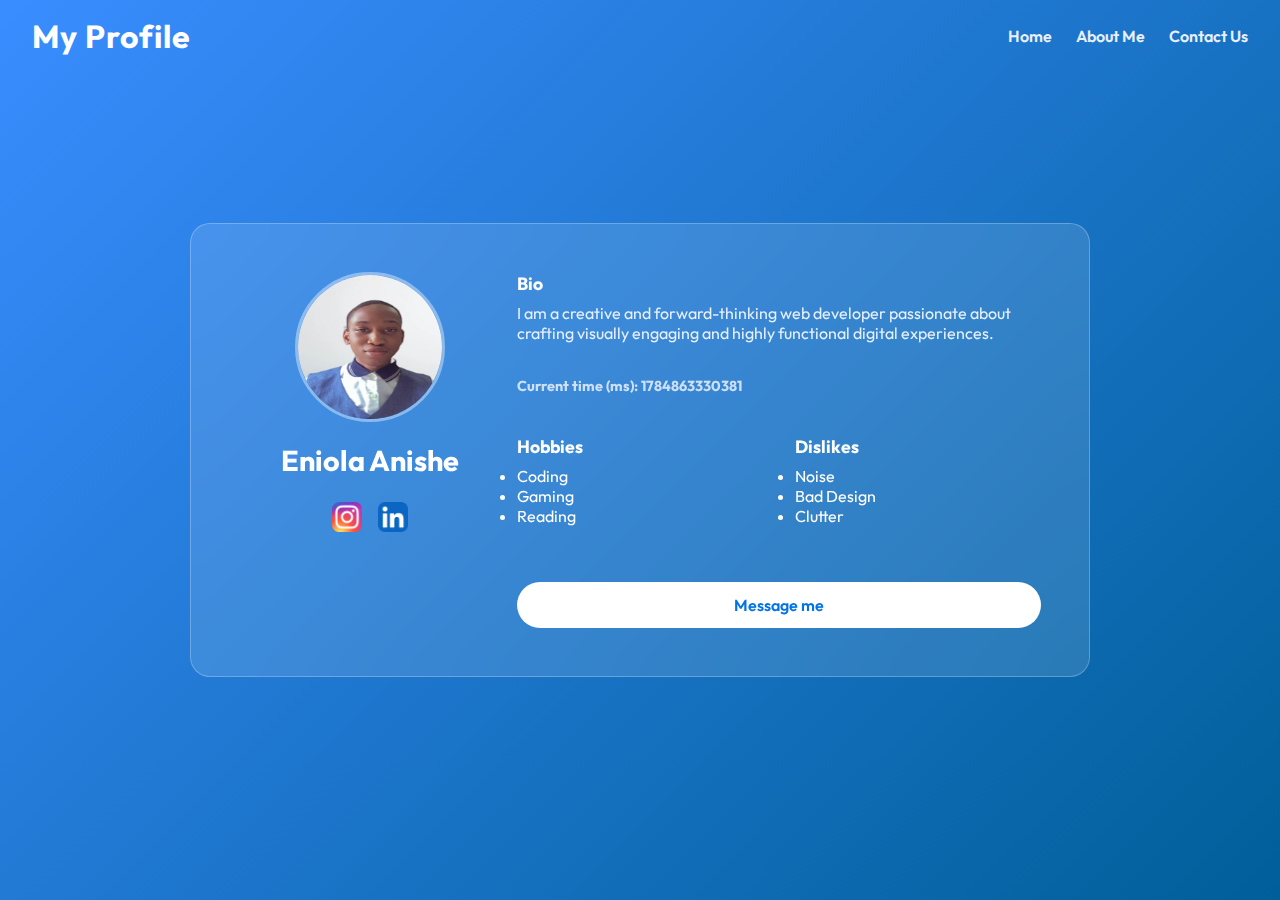
<file: index.html>
<!DOCTYPE html>
<html lang="en">
<head>
  <meta charset="UTF-8" />
  <meta name="viewport" content="width=device-width, initial-scale=1.0" />
  <title>Profile Card | Eniola Anishe</title>
  <link rel="stylesheet" href="../css/style.css" />
</head>
<body>
  <header class="navbar">
    <h1>My Profile</h1>
    <nav>
      <ul>
        <li><a href="index.html" class="nav-link" aria-label="Home page">Home</a></li>
        <li><a href="about.html" class="nav-link" aria-label="About me page">About Me</a></li>
        <li><a href="contact.html" class="nav-link" aria-label="Contact page">Contact Us</a></li>
      </ul>
    </nav>
  </header>

  <main>
    <article class="profile-card" data-testid="test-profile-card" aria-label="User profile card">
      <div class="profile-left">
        <figure class="avatar">
          <img
            src="../images/profile.jpg"
            alt="Profile picture of Eniola Anishe"
            data-testid="test-user-avatar"
            width="200"
            height="100"
          />
        </figure>

        <header>
          <h2 data-testid="test-user-name">Eniola Anishe</h2>
        </header>

        <nav aria-label="Social media links">
          <ul class="social-links" data-testid="test-user-social-links">
            <li>
              <a href="https://instagram.com/_enidev" target="_blank" rel="noopener noreferrer" data-testid="test-user-social-instagram" aria-label="Instagram">
                <img src="../images/instagram.png" alt="Instagram icon" width="30" height="30"/>
              </a>
            </li>
            <li>
              <a href="https://www.linkedin.com/in/eniola-anishe-678801254/" target="_blank" rel="noopener noreferrer" data-testid="test-user-social-linkedin" aria-label="LinkedIn">
                <img src="../images/linkedin.png" alt="LinkedIn icon" width="30" height="30"/>
              </a>
            </li>
          </ul>
        </nav>

      
      
      </div>

      <div class="profile-right">
        <section class="bio-section" aria-labelledby="bio-title">
          <h3 id="bio-title">Bio</h3>
          <p data-testid="test-user-bio">
            I am a creative and forward-thinking web developer passionate about crafting visually engaging and highly functional digital experiences. 
          </p>
        </section>

        <p class="time">
          Current time (ms): <span id="time" data-testid="test-user-time"></span>
        </p>

        <div class="lists-container">
          <section aria-labelledby="hobbies-title" class="hobbies">
            <h3 id="hobbies-title">Hobbies</h3>
            <ul data-testid="test-user-hobbies">
              <li>Coding</li>
              <li>Gaming</li>
              <li>Reading</li>
            </ul>
          </section>

          <section aria-labelledby="dislikes-title" class="dislikes">
            <h3 id="dislikes-title">Dislikes</h3>
            <ul data-testid="test-user-dislikes">
              <li>Noise</li>
              <li>Bad Design</li>
              <li>Clutter</li>
            </ul>
          </section>
        </div>

        <a href="contact.html" class="message-btn" aria-label="Send me a message">Message me</a>

      </div>
    </article>
  </main>

  <script src="../js/script.js"></script>
</body>
</html>
</file>
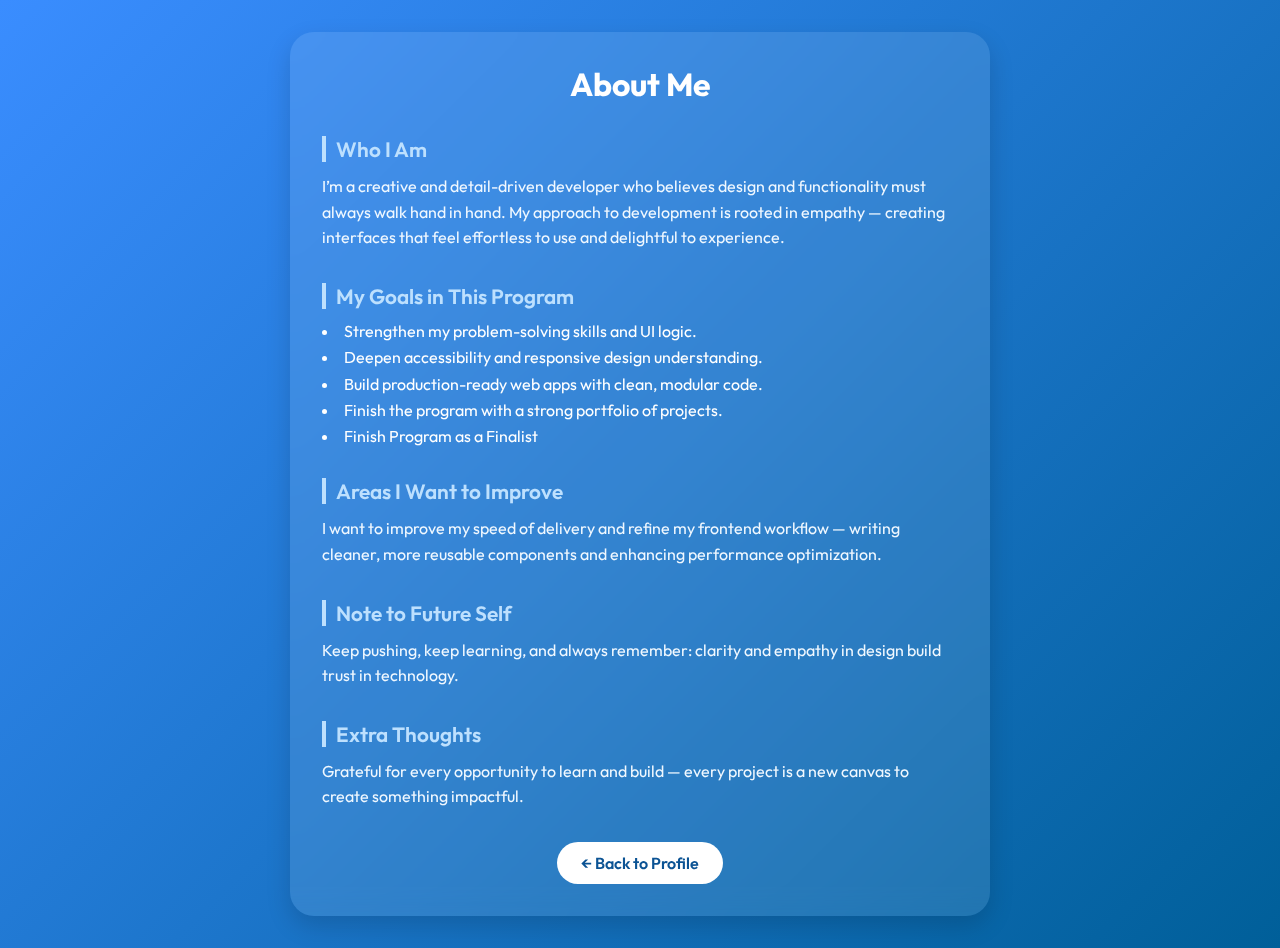
<file: about.html>
<!DOCTYPE html>
<html lang="en">
<head>
  <meta charset="UTF-8" />
  <meta name="viewport" content="width=device-width, initial-scale=1.0" />
  <title>About Me | Eniola Anishe</title>
  <link rel="stylesheet" href="../css/about.css" />
</head>
<body class="about-body">
  <main class="about-main" data-testid="test-about-page">
    <header class="about-header">
      <h1 class="about-title">About Me</h1>
    </header>

    <section class="about-section about-bio" data-testid="test-about-bio">
      <h2 class="about-heading">Who I Am</h2>
      <p class="about-text">
        I’m a creative and detail-driven developer who believes design and functionality must always walk hand in hand. 
        My approach to development is rooted in empathy — creating interfaces that feel effortless to use and delightful to experience.
      </p>
    </section>

    <section class="about-section about-goals" data-testid="test-about-goals">
      <h2 class="about-heading">My Goals in This Program</h2>
      <ul class="about-list">
        <li>Strengthen my problem-solving skills and UI logic.</li>
        <li>Deepen accessibility and responsive design understanding.</li>
        <li>Build production-ready web apps with clean, modular code.</li>
        <li>Finish the program with a strong portfolio of projects.</li>
        <li>Finish Program as a Finalist</li>
      </ul>
    </section>

    <section class="about-section about-confidence" data-testid="test-about-confidence">
      <h2 class="about-heading">Areas I Want to Improve</h2>
      <p class="about-text">
        I want to improve my speed of delivery and refine my frontend workflow — writing cleaner, more reusable components and enhancing performance optimization.
      </p>
    </section>

    <section class="about-section about-future" data-testid="test-about-future-note">
      <h2 class="about-heading">Note to Future Self</h2>
      <p class="about-text">
        Keep pushing, keep learning, and always remember: clarity and empathy in design build trust in technology.
      </p>
    </section>

    <section class="about-section about-extra" data-testid="test-about-extra">
      <h2 class="about-heading">Extra Thoughts</h2>
      <p class="about-text">
        Grateful for every opportunity to learn and build — every project is a new canvas to create something impactful.
      </p>
    </section>

    <div class="about-footer">
      <a href="index.html" class="btn-back" aria-label="Back to home">← Back to Profile</a>
    </div>
  </main>
</body>
</html>
</file>
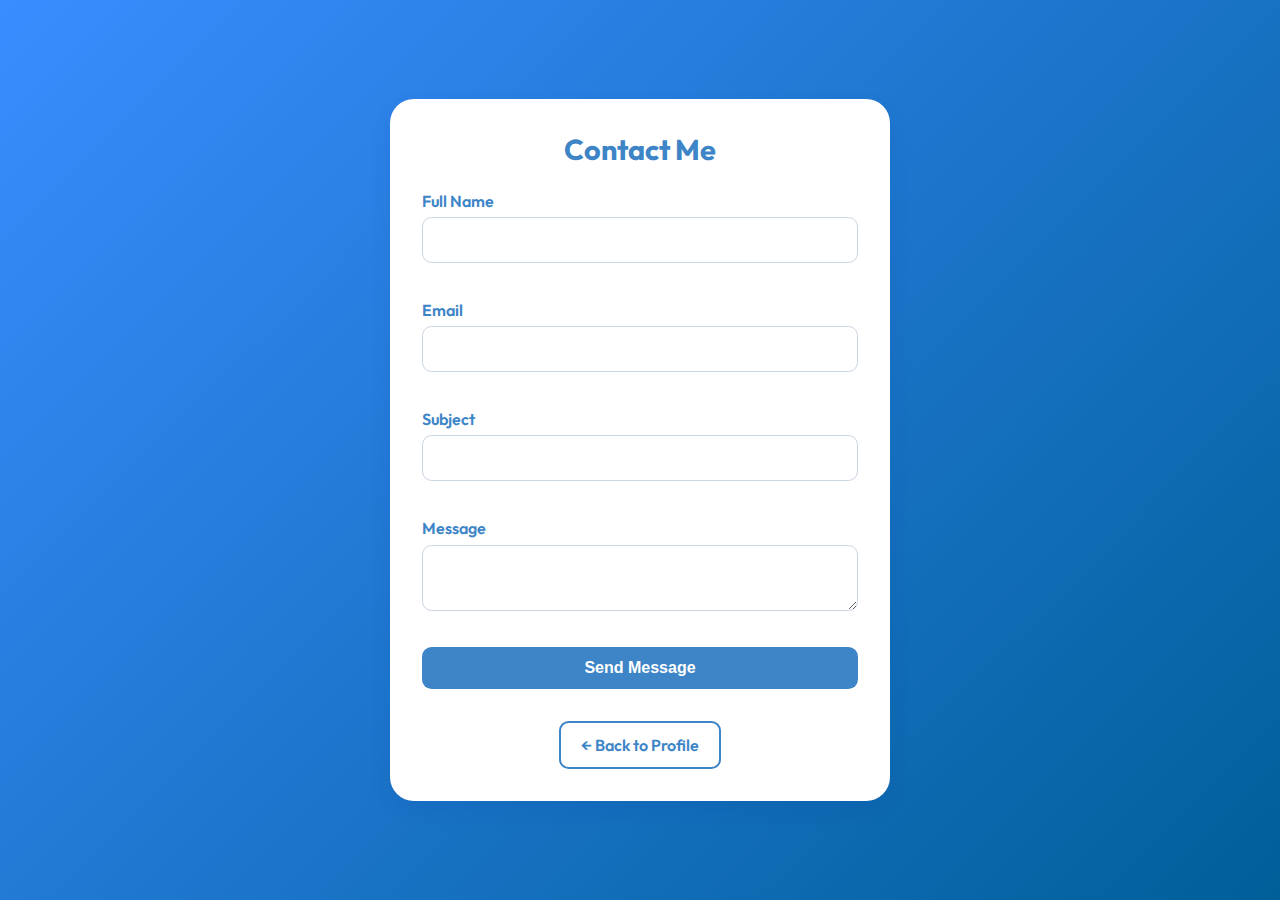
<file: contact.html>
<!DOCTYPE html>
<html lang="en">
<head>
  <meta charset="UTF-8" />
  <meta name="viewport" content="width=device-width, initial-scale=1.0" />
  <title>Contact | Eniola Anishe</title>
  <link rel="stylesheet" href="contact.css" />
</head>
<body>
  <main class="main">
    <h1 class="heading">Contact Me</h1>
    <form id="contact-form" class="contact-form" novalidate>
      <div class="form-group">
        <label for="name">Full Name</label>
        <input type="text" id="name" data-testid="test-contact-name" required aria-describedby="error-name" />
        <span id="error-name" data-testid="test-contact-error-name" aria-live="polite"></span>
      </div>

      <div class="form-group">
        <label for="email">Email</label>
        <input type="email" id="email" data-testid="test-contact-email" required aria-describedby="error-email" />
        <span id="error-email" data-testid="test-contact-error-email" aria-live="polite"></span>
      </div>

      <div class="form-group">
        <label for="subject">Subject</label>
        <input type="text" id="subject" data-testid="test-contact-subject" required aria-describedby="error-subject" />
        <span id="error-subject" data-testid="test-contact-error-subject" aria-live="polite"></span>
      </div>

      <div class="form-group">
        <label for="message">Message</label>
        <textarea id="message" data-testid="test-contact-message" required minlength="10" aria-describedby="error-message"></textarea>
        <span id="error-message" data-testid="test-contact-error-message" aria-live="polite"></span>
      </div>

      <button type="submit" class="btn" data-testid="test-contact-submit">Send Message</button>
      <p id="success" data-testid="test-contact-success" hidden>✅ Thank you! Your message has been sent.</p>
    </form>

    <div class="back-home">
      <a href="index.html" class="btn" aria-label="Back to home">← Back to Profile</a>
    </div>
  </main>

  <script src="contact.js"></script>
</body>
</html>
</file>
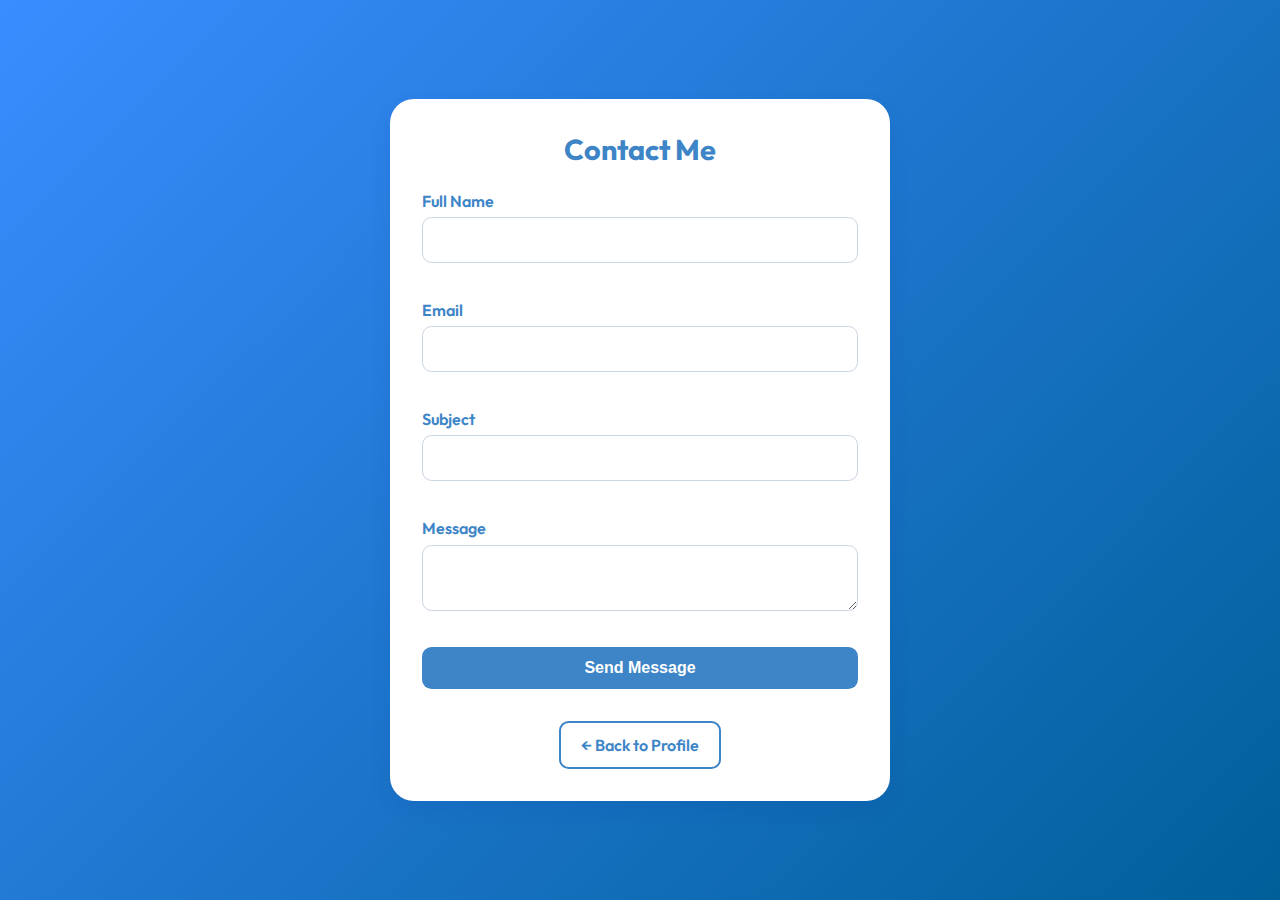
<file: html/contact.html>
<!DOCTYPE html>
<html lang="en">
<head>
  <meta charset="UTF-8" />
  <meta name="viewport" content="width=device-width, initial-scale=1.0" />
  <title>Contact | Eniola Anishe</title>
  <link rel="stylesheet" href="../css/contact.css" />
</head>
<body>
  <main class="main">
    <h1 class="heading">Contact Me</h1>
    <form id="contact-form" class="contact-form" novalidate>
      <div class="form-group">
        <label for="name">Full Name</label>
        <input type="text" id="name" data-testid="test-contact-name" required aria-describedby="error-name" />
        <span id="error-name" data-testid="test-contact-error-name" aria-live="polite"></span>
      </div>

      <div class="form-group">
        <label for="email">Email</label>
        <input type="email" id="email" data-testid="test-contact-email" required aria-describedby="error-email" />
        <span id="error-email" data-testid="test-contact-error-email" aria-live="polite"></span>
      </div>

      <div class="form-group">
        <label for="subject">Subject</label>
        <input type="text" id="subject" data-testid="test-contact-subject" required aria-describedby="error-subject" />
        <span id="error-subject" data-testid="test-contact-error-subject" aria-live="polite"></span>
      </div>

      <div class="form-group">
        <label for="message">Message</label>
        <textarea id="message" data-testid="test-contact-message" required minlength="10" aria-describedby="error-message"></textarea>
        <span id="error-message" data-testid="test-contact-error-message" aria-live="polite"></span>
      </div>

      <button type="submit" class="btn" data-testid="test-contact-submit">Send Message</button>
      <p id="success" data-testid="test-contact-success" hidden> ✅ Thank you! Your message has been sent.</p>
    </form>

    <div class="back-home">
      <a href="index.html" class="btn" aria-label="Back to home">← Back to Profile</a>
    </div>
  </main>

  <script src="../js/contact.js"></script>
</body>
</html>
</file>
<file: css/style.css>
@import url("https://fonts.googleapis.com/css2?family=Outfit:wght@300;400;600;700&display=swap");

* {
  box-sizing: border-box;
  margin: 0;
  padding: 0;
}

body {
  min-height: 100vh;
  display: flex;
  justify-content: center;
  align-items: center;
  font-family: "Outfit", sans-serif;
  background: linear-gradient(135deg, #3a8dff, #005f99);
  color: #fff;
}

main {
  width: 100%;
  display: flex;
  justify-content: center;
  align-items: center;
  padding: 1rem;
}

.profile-card {
  background: rgba(255, 255, 255, 0.12);
  backdrop-filter: blur(20px);
  border: 1px solid rgba(255, 255, 255, 0.25);
  border-radius: 20px;
  padding: 2rem;
  text-align: center;
  max-width: 360px;
  width: 100%;
  display: flex;
  flex-direction: column;
  gap: 1rem;
}

.avatar img {
  width: 150px;
  height: 150px;
  border-radius: 50%;
  border: 3px solid rgba(255, 255, 255, 0.4);
}

h2 {
  font-size: 1.8rem;
  font-weight: 700;
}

p {
  font-size: 1rem;
  color: #e8f0ff;
}

.bio-section h3 {
  margin-bottom: 0.5rem;
  font-size: 1.1rem;
}
.bio-section p{
  word-wrap: break-word;
}

.time {
  font-size: 0.9rem;
  opacity: 0.85;
  margin-top:10px;
  margin-bottom: 1rem;
  font-weight: bold;
}

.social-links {
  display: flex;
  justify-content: center;
  gap: 1rem;
  list-style: none;
  padding: 0;
  margin-top: 0.5rem;
}

.social-links a {
  color: white;
  font-size: 1.2rem;
  text-decoration: none;
  transition: transform 0.3s, color 0.3s;
}
.social-links a:focus{
  outline: 1px solid #a8e0ff;
  border-radius: 10px;
}

.social-links li:hover,
.social-links li:focus {
height: 30px;
  transform: scale(1.2);
  color: #a8e0ff;
  outline: 1px solid #a8e0ff;
  border-radius: 10px;
}

section h3 {
  margin-bottom: 0.5rem;
  font-size: 1.1rem;
}

section ul {
  list-style: disc;

  text-align: left;
}


.lists-container {
  display: flex;
  justify-content: space-between;
  align-items: flex-start;
  gap: 1.5rem;
  flex-wrap: wrap; 
}



.message-btn {
  margin-top: 2rem;
  padding: 0.8rem 1.5rem;
  background: white;
  color: #0073e6;
  border: none;
  border-radius: 9999px;
  font-size: 1rem;
  cursor: pointer;
  transition: background 0.3s, transform 0.2s;
  font-family:"Outfit"
}


.message-btn:hover,
.message-btn:focus {
  outline:1px solid #a8e0ff;
  background: #f0f4ff;
  transform: translateY(-2px);
 
}

.profile-right a{
  text-align: center;
  text-decoration: none;
  color: #0073e6;
  font-weight: 600;
}

.action-links {
  display: flex;
  justify-content: center;
  gap: 1rem;
  margin-top: 1rem;
  font-size: 10px;
}

.navbar {
  width: 100%;
  position: absolute;
  top: 0;
  left: 0;
  padding: 1rem 2rem;
  display: flex;
  justify-content: space-between;
  align-items: center;
  background: transparent;
  z-index: 100;
}

.navbar h1 {
  font-size: 1.5rem;
  color: #fff;
  letter-spacing: 1px;
}

.navbar nav ul {
  list-style: none;
  display: flex;
  gap: 1.5rem;
}

.navbar nav a {
  color: #e8f0ff;
  text-decoration: none;
  font-weight: 600;
  transition: color 0.3s, border-bottom 0.3s;
}

.navbar nav a:hover,
.navbar nav a:focus {
  color: #a8e0ff;
  border-bottom: 2px solid #a8e0ff;
  padding-bottom: 2px;
}


.btn {
  display: inline-block;
  padding: 0.6rem 1.2rem;
  background: rgba(255, 255, 255, 0.9);
  color: #0073e6;
  font-weight: 600;
  border-radius: 9999px;
  text-decoration: none;
  transition: all 0.3s ease;
}

.btn:hover,
.btn:focus {
  background: #f0f4ff;
  transform: translateY(-2px);
  outline: 1px solid #a8e0ff;
}

@media (min-width: 768px) {
  .navbar h1 {
    font-size: 2rem;
  }
}


/* --- Tablet & Larger --- */
@media (min-width: 768px) {
  .profile-card {
    flex-direction: row;
    align-items: flex-start;
    text-align: left;
    max-width: 900px;
    padding: 3rem;
  }
  .hobbies,
.dislikes {
margin-top:0px !important;
  padding-left: 0px !important;
}

  .profile-left {
    flex: 1;
    display: flex;
    flex-direction: column;
    align-items: center;
    gap: 1rem;
  }

  .profile-right {
    flex: 2;
    display: flex;
    flex-direction: column;
    gap: 1.5rem;
  }

  .lists-container {
    justify-content: space-between;
    gap: 2rem;
  }

  .hobbies,
  .dislikes {
    flex: 1;
  }
}
</file>
<file: css/about.css>
@import url("https://fonts.googleapis.com/css2?family=Outfit:wght@300;400;600;700&display=swap");

* {
  box-sizing: border-box;
  margin: 0;
  padding: 0;
}

.about-body {
  font-family: "Outfit", sans-serif;
  min-height: 100vh;
 
  background: linear-gradient(135deg, #3a8dff, #005f99);
  color: #fff;
  display: flex;
  justify-content: center;
  align-items: center;
  padding: 2rem;
}

.about-main {
  background: rgba(255, 255, 255, 0.1);
  backdrop-filter: blur(12px);
  border-radius: 1.5rem;
  padding: 2rem;
  max-width: 700px;
  width: 100%;
  box-shadow: 0 10px 25px rgba(0, 0, 0, 0.15);
  animation: fadeIn 0.8s ease-in-out;
}

.about-header {
  text-align: center;
  margin-bottom: 2rem;
}

.about-title {
  font-size: 2rem;
  font-weight: 700;
  color: #fff;
}

.about-section {
  margin-bottom: 2rem;
}

.about-heading {
  color: #bde0fe;
  font-size: 1.3rem;
  margin-bottom: 0.75rem;
  border-left: 4px solid #bde0fe;
  padding-left: 0.6rem;
  font-weight: 600;
}

.about-text {
  line-height: 1.6;
  font-size: 1rem;
  color: #f0f8ff;
}

.about-list {
  list-style: disc inside;
  margin-top: 0.5rem;
}

.about-list li {
  margin-bottom: 0.4rem;
}

.about-footer {
  text-align: center;
  margin-top: 2rem;
}

.btn-back {
  display: inline-block;
  background: #fff;
  color: #0b5394;
  padding: 0.7rem 1.5rem;
  border-radius: 2rem;
  font-weight: 600;
  text-decoration: none;
  transition: all 0.3s ease;
}

.btn-back:hover,
.btn-back:focus {
  background: #3d85c6;
  color: #fff;
  transform: translateY(-2px);
}

@media (max-width: 600px) {
  .about-main {
    padding: 1.5rem;
  }

  .about-title {
    font-size: 1.6rem;
  }

  .about-heading {
    font-size: 1.1rem;
  }

  .about-text {
    font-size: 0.95rem;
  }
}

@keyframes fadeIn {
  from {
    opacity: 0;
    transform: translateY(15px);
  }
  to {
    opacity: 1;
    transform: translateY(0);
  }
}
</file>
<file: contact.css>
@import url("https://fonts.googleapis.com/css2?family=Outfit:wght@300;400;600;700&display=swap");

* {
  box-sizing: border-box;
  margin: 0;
  padding: 0;
}

body {
  min-height: 100vh;
  font-family: "Outfit", sans-serif;
  background: linear-gradient(135deg, #3a8dff, #005f99);
  display: flex;
  justify-content: center;
  align-items: center;
  padding: 2rem;
}

.main {
  background: #ffffff;
  border-radius: 1.5rem;
  padding: 2rem;
  max-width: 500px;
  width: 100%;
  box-shadow: 0 8px 20px rgba(0, 51, 153, 0.1);
  transition: transform 0.3s ease;
}

.main:hover {
  transform: translateY(-4px);
}

.heading {
  text-align: center;
  color: #3d85c6;
  margin-bottom: 1.5rem;
  font-size: 1.8rem;
  font-weight: 700;
}

.contact-form {
  display: flex;
  flex-direction: column;
  gap: 1rem;
}

.form-group {
  display: flex;
  flex-direction: column;
}

.form-group label {
  font-weight: 600;
  color: #3d85c6;
  margin-bottom: 0.4rem;
}

.form-group input,
.form-group textarea {
  padding: 0.75rem 1rem;
  border: 1.5px solid #cbd5e1;
  border-radius: 0.6rem;
  font-size: 1rem;
  font-family: inherit;
  resize: vertical;
  transition: border 0.2s ease, box-shadow 0.2s ease;
}

.form-group input:focus,
.form-group textarea:focus {
  border-color: #3d85c6;
  box-shadow: 0 0 0 3px rgba(0, 51, 153, 0.15);
  outline: none;
}

.form-group span {
  color: #d32f2f;
  font-size: 0.85rem;
  margin-top: 0.3rem;
  min-height: 1rem;
}


.success {
  text-align: center;
  margin-top: 1rem;
  color: #0d6efd;
  font-weight: 500;
}

.btn {
  display: inline-block;
  background: #3d85c6;
  color: #fff;
  border: none;
  border-radius: 0.6rem;
  padding: 0.75rem 1.25rem;
  font-size: 1rem;
  font-weight: 600;
  cursor: pointer;
  text-align: center;
  transition: background 0.3s ease, transform 0.2s ease;
  text-decoration: none;
}

.btn:hover {
  background: #0b5394;
  transform: scale(1.03);
}

.btn:active {
  transform: scale(0.97);
}

.back-home {
  text-align: center;
  margin-top: 2rem;
}

.back-home .btn {
  background: transparent;
  color: #3d85c6;
  border: 2px solid #3d85c6;
}

.back-home .btn:hover {
  background: #3d85c6;
  color: #fff;
}


.invalid {
    border-color: #d32f2f !important;
    animation: shake 0.2s ease-in-out 0s 2;
  }
  

  @keyframes shake {
    0% { transform: translateX(0); }
    25% { transform: translateX(-4px); }
    50% { transform: translateX(4px); }
    75% { transform: translateX(-4px); }
    100% { transform: translateX(0); }
  }
  

  .success-card {
    position: fixed;
    top: 1.5rem;
    right: 1.5rem;
    background: #3d85c6;
    color: #fff;
    padding: 1rem 1.25rem;
    border-radius: 0.75rem;
    font-weight: 600;
    box-shadow: 0 6px 15px rgba(0, 0, 0, 0.15);
    opacity: 0;
    transform: translateY(-10px);
    transition: all 0.4s ease;
    pointer-events: none;
    z-index: 1000;
  }
  
  .success-card.show {
    opacity: 1;
    transform: translateY(0);
  }
  
  .success-card.show.fade-out {
    opacity: 0;
    transform: translateY(-10px);
  }
  


@media (max-width: 600px) {
  .main {
    padding: 1.5rem;
    border-radius: 1rem;
  }

  .heading {
    font-size: 1.5rem;
  }
}
</file>
<file: css/contact.css>
@import url("https://fonts.googleapis.com/css2?family=Outfit:wght@300;400;600;700&display=swap");

* {
  box-sizing: border-box;
  margin: 0;
  padding: 0;
}

body {
  min-height: 100vh;
  font-family: "Outfit", sans-serif;
  background: linear-gradient(135deg, #3a8dff, #005f99);
  display: flex;
  justify-content: center;
  align-items: center;
  padding: 1rem;
}

.main {
  background: #ffffff;
  border-radius: 1.5rem;
  padding: 2rem;
  max-width: 500px;
  width: 100%;
  box-shadow: 0 8px 20px rgba(0, 51, 153, 0.1);
  transition: transform 0.3s ease;
}

.main:hover {
  transform: translateY(-4px);
}

.heading {
  text-align: center;
  color: #3d85c6;
  margin-bottom: 1.5rem;
  font-size: 1.8rem;
  font-weight: 700;
}

.contact-form {
  display: flex;
  flex-direction: column;
  gap: 1rem;
}

.form-group {
  display: flex;
  flex-direction: column;
}

.form-group label {
  font-weight: 600;
  color: #3d85c6;
  margin-bottom: 0.4rem;
}

.form-group input,
.form-group textarea {
  padding: 0.75rem 1rem;
  border: 1.5px solid #cbd5e1;
  border-radius: 0.6rem;
  font-size: 1rem;
  font-family: inherit;
  resize: vertical;
  transition: border 0.2s ease, box-shadow 0.2s ease;
}

.form-group input:focus,
.form-group textarea:focus {
  border-color: #3d85c6;
  box-shadow: 0 0 0 3px rgba(0, 51, 153, 0.15);
  outline: none;
}

.form-group span {
  color: #d32f2f;
  font-size: 0.85rem;
  margin-top: 0.3rem;
  min-height: 1rem;
}


.success {
  text-align: center;
  margin-top: 1rem;
  color: #0d6efd;
  font-weight: 500;
}

.btn {
  display: inline-block;
  background: #3d85c6;
  color: #fff;
  border: none;
  border-radius: 0.6rem;
  padding: 0.75rem 1.25rem;
  font-size: 1rem;
  font-weight: 600;
  cursor: pointer;
  text-align: center;
  transition: background 0.3s ease, transform 0.2s ease;
  text-decoration: none;
}

.btn:hover {
  background: #0b5394;
  transform: scale(1.03);
}

.btn:active {
  transform: scale(0.97);
}

.back-home {
  text-align: center;
  margin-top: 2rem;
}

.back-home .btn {
  background: transparent;
  color: #3d85c6;
  border: 2px solid #3d85c6;
}

.back-home .btn:hover {
  background: #3d85c6;
  color: #fff;
}


.invalid {
    border-color: #d32f2f !important;
    animation: shake 0.2s ease-in-out 0s 2;
  }
  

  @keyframes shake {
    0% { transform: translateX(0); }
    25% { transform: translateX(-4px); }
    50% { transform: translateX(4px); }
    75% { transform: translateX(-4px); }
    100% { transform: translateX(0); }
  }
  

  .success-card {
    position: fixed;
    top: 1.5rem;
    right: 1.5rem;
    background: #3d85c6;
    color: #fff;
    padding: 1rem 1.25rem;
    border-radius: 0.75rem;
    font-weight: 600;
    box-shadow: 0 6px 15px rgba(0, 0, 0, 0.15);
    opacity: 0;
    transform: translateY(-10px);
    transition: all 0.4s ease;
    pointer-events: none;
    z-index: 1000;
  }
  
  .success-card.show {
    opacity: 1;
    transform: translateY(0);
  }
  
  .success-card.show.fade-out {
    opacity: 0;
    transform: translateY(-10px);
  }
  


@media (max-width: 600px) {
  .main {
    padding: 1.5rem;
    border-radius: 1rem;
  }

  .heading {
    font-size: 1.5rem;
  }
}
</file>
